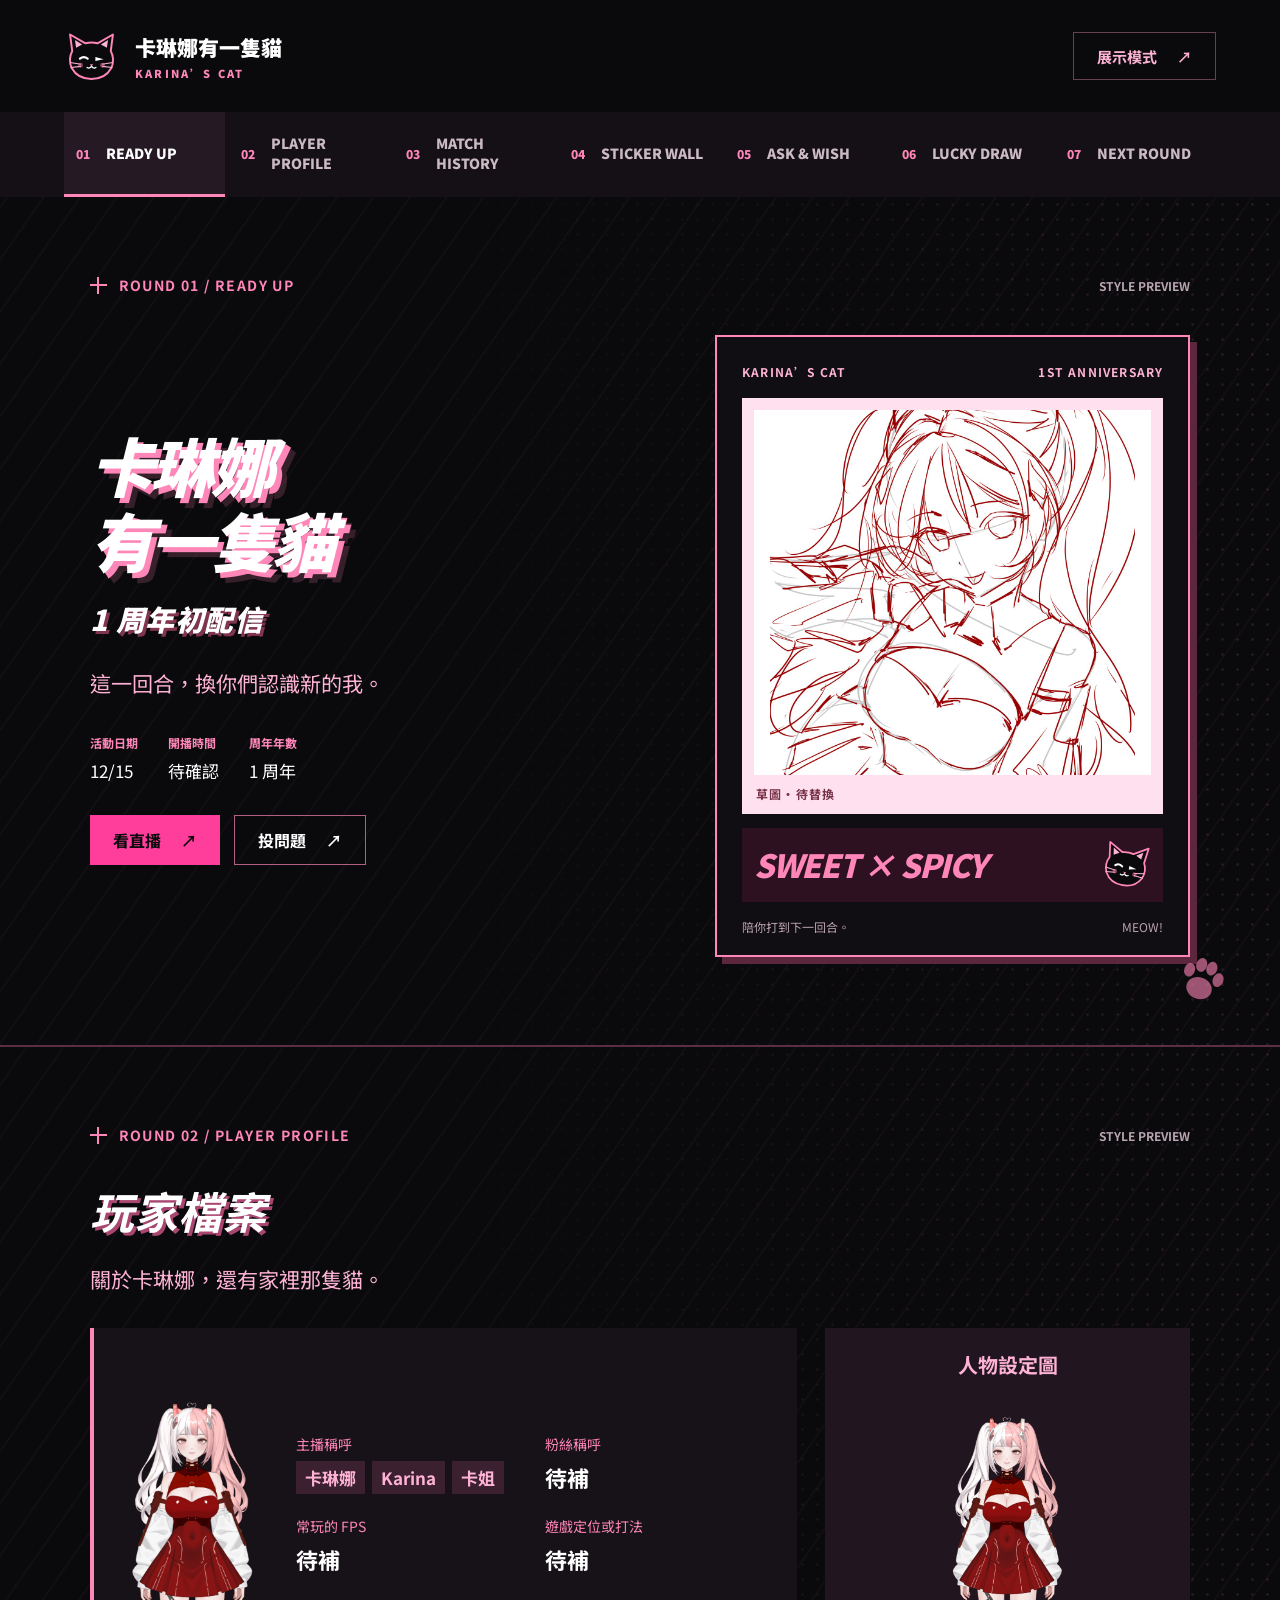
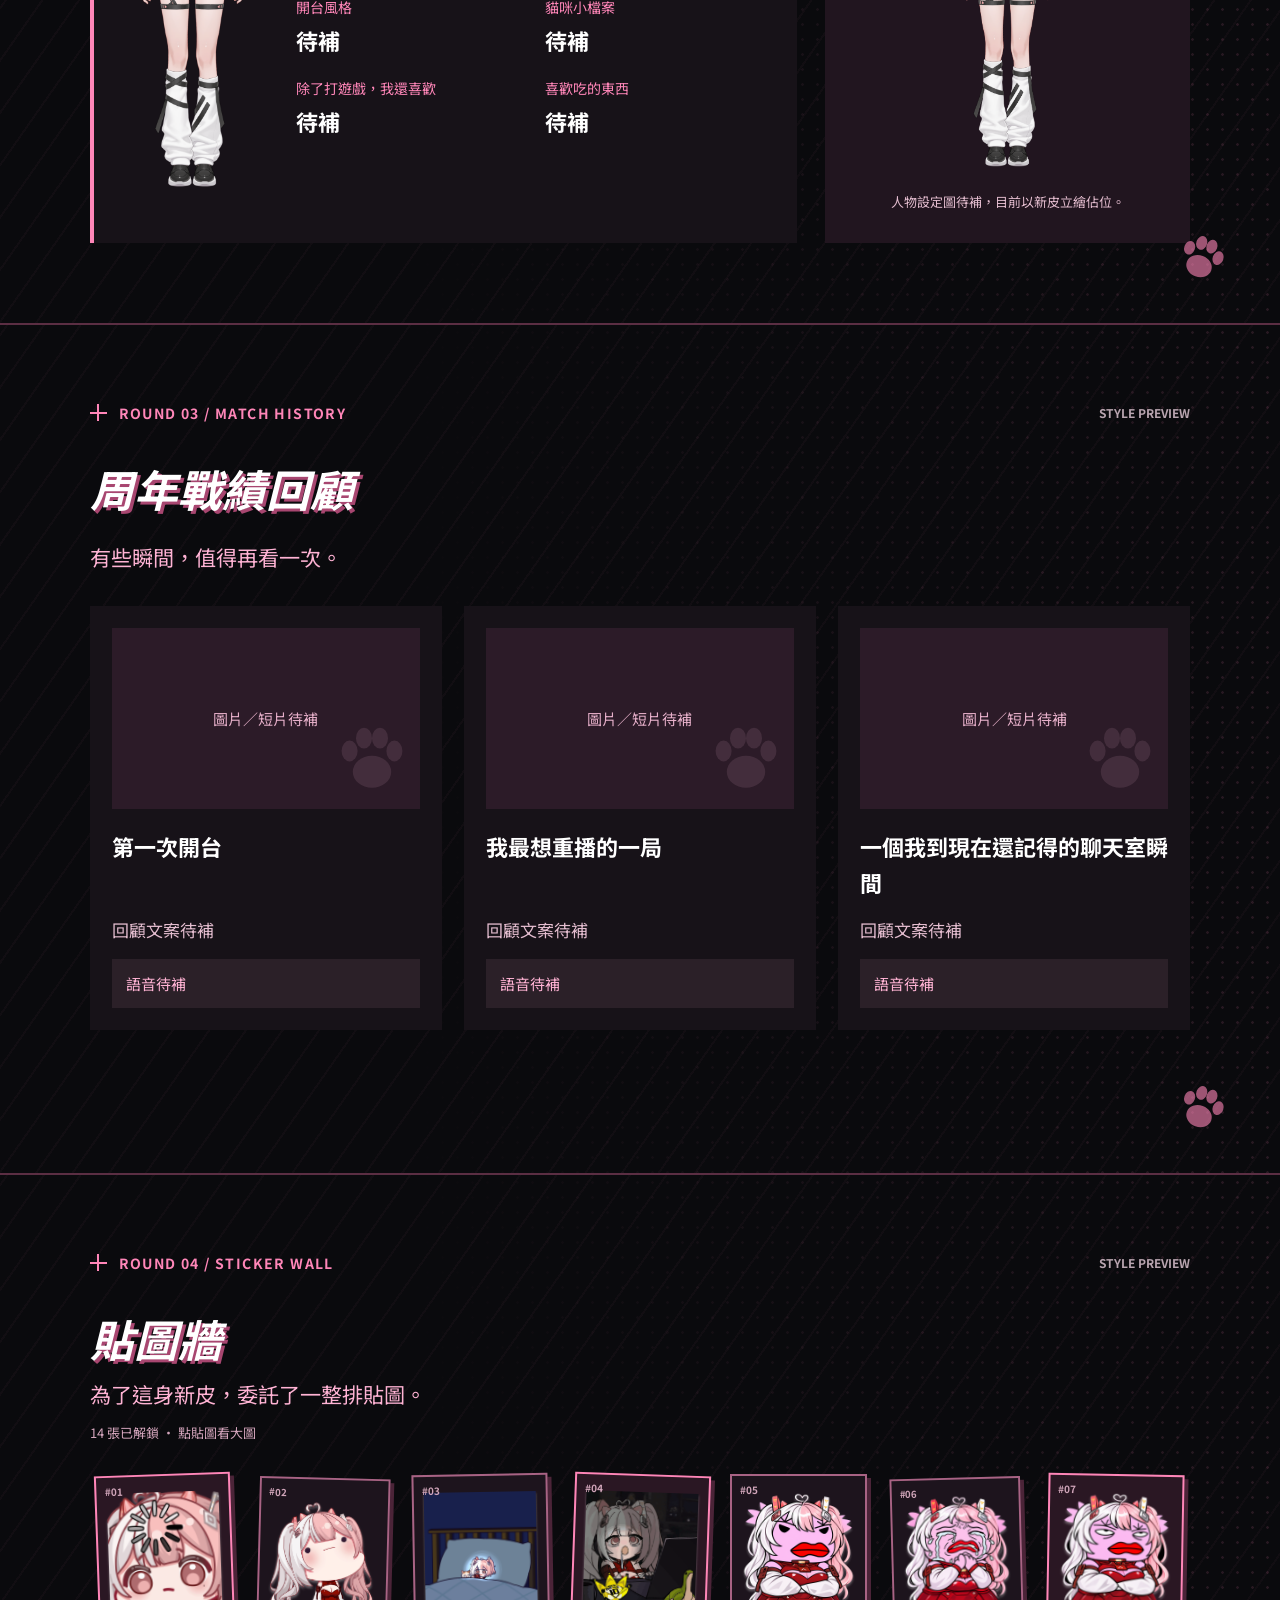
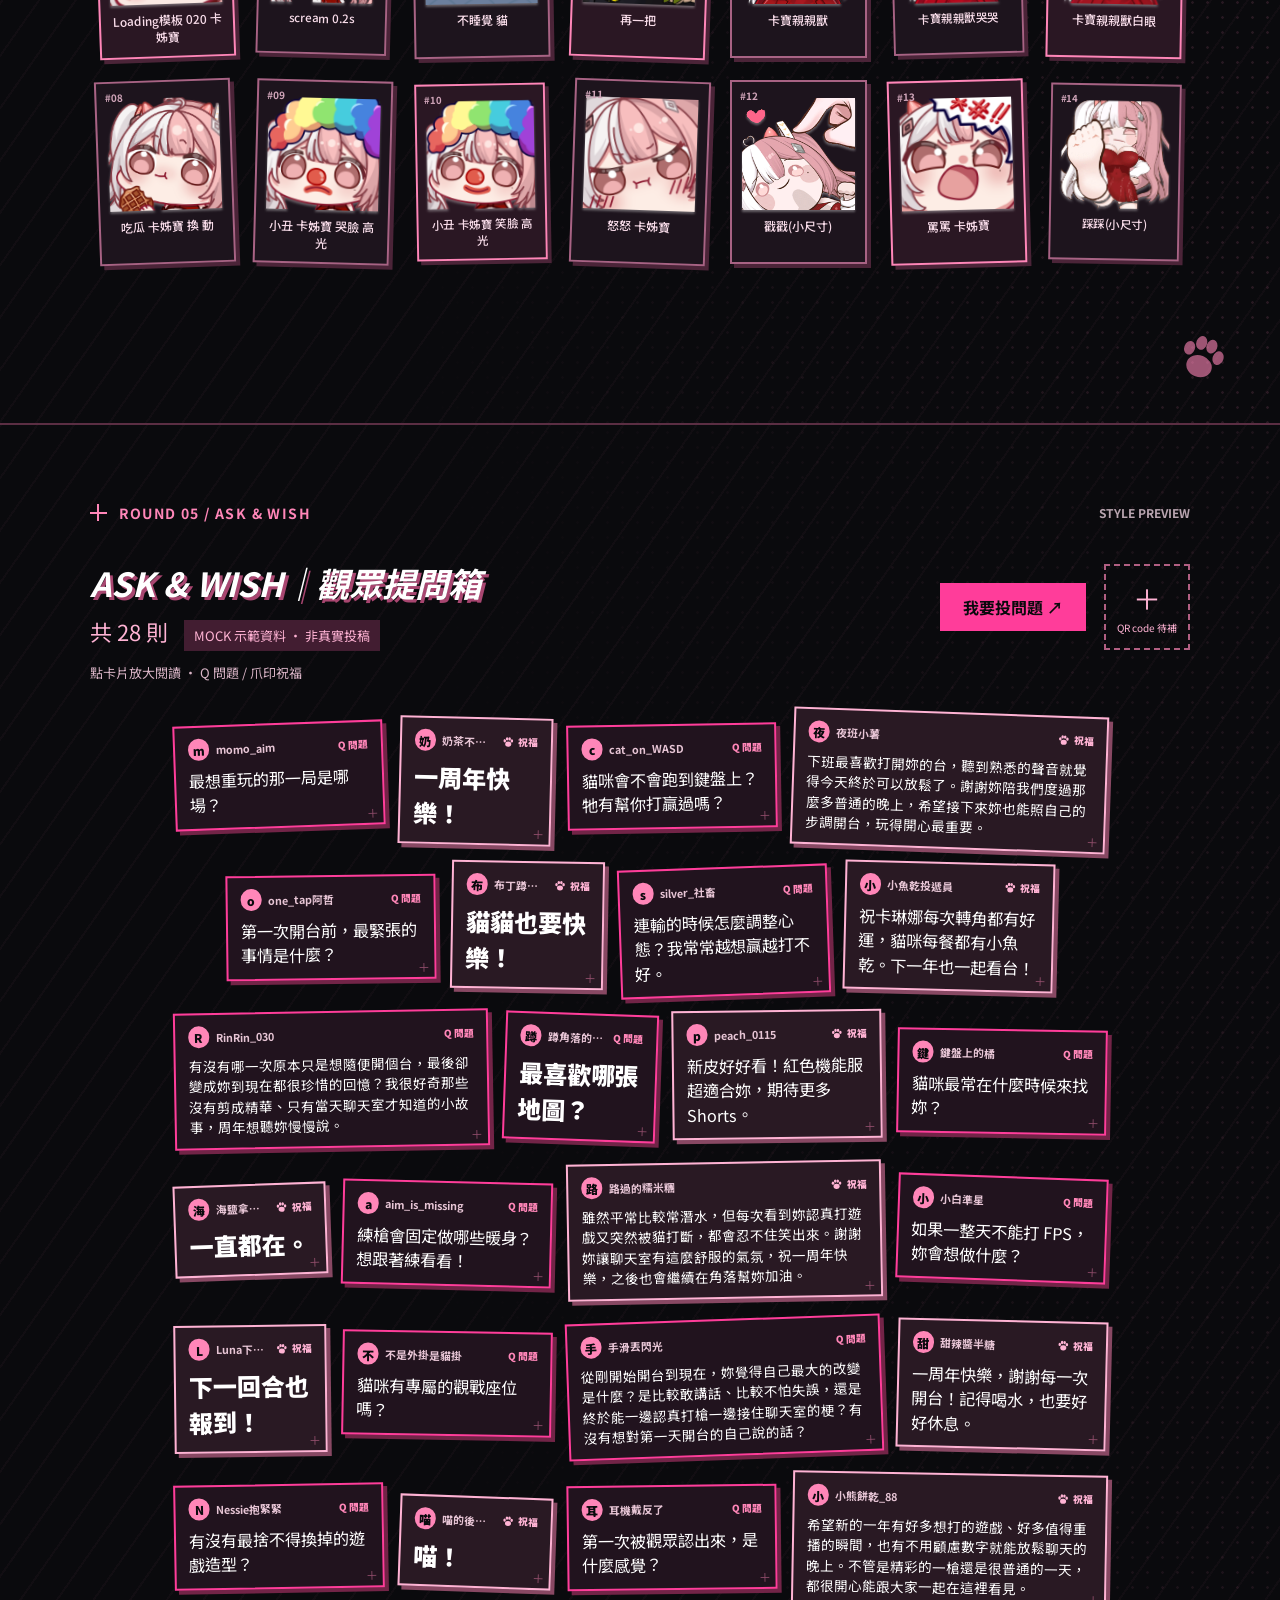
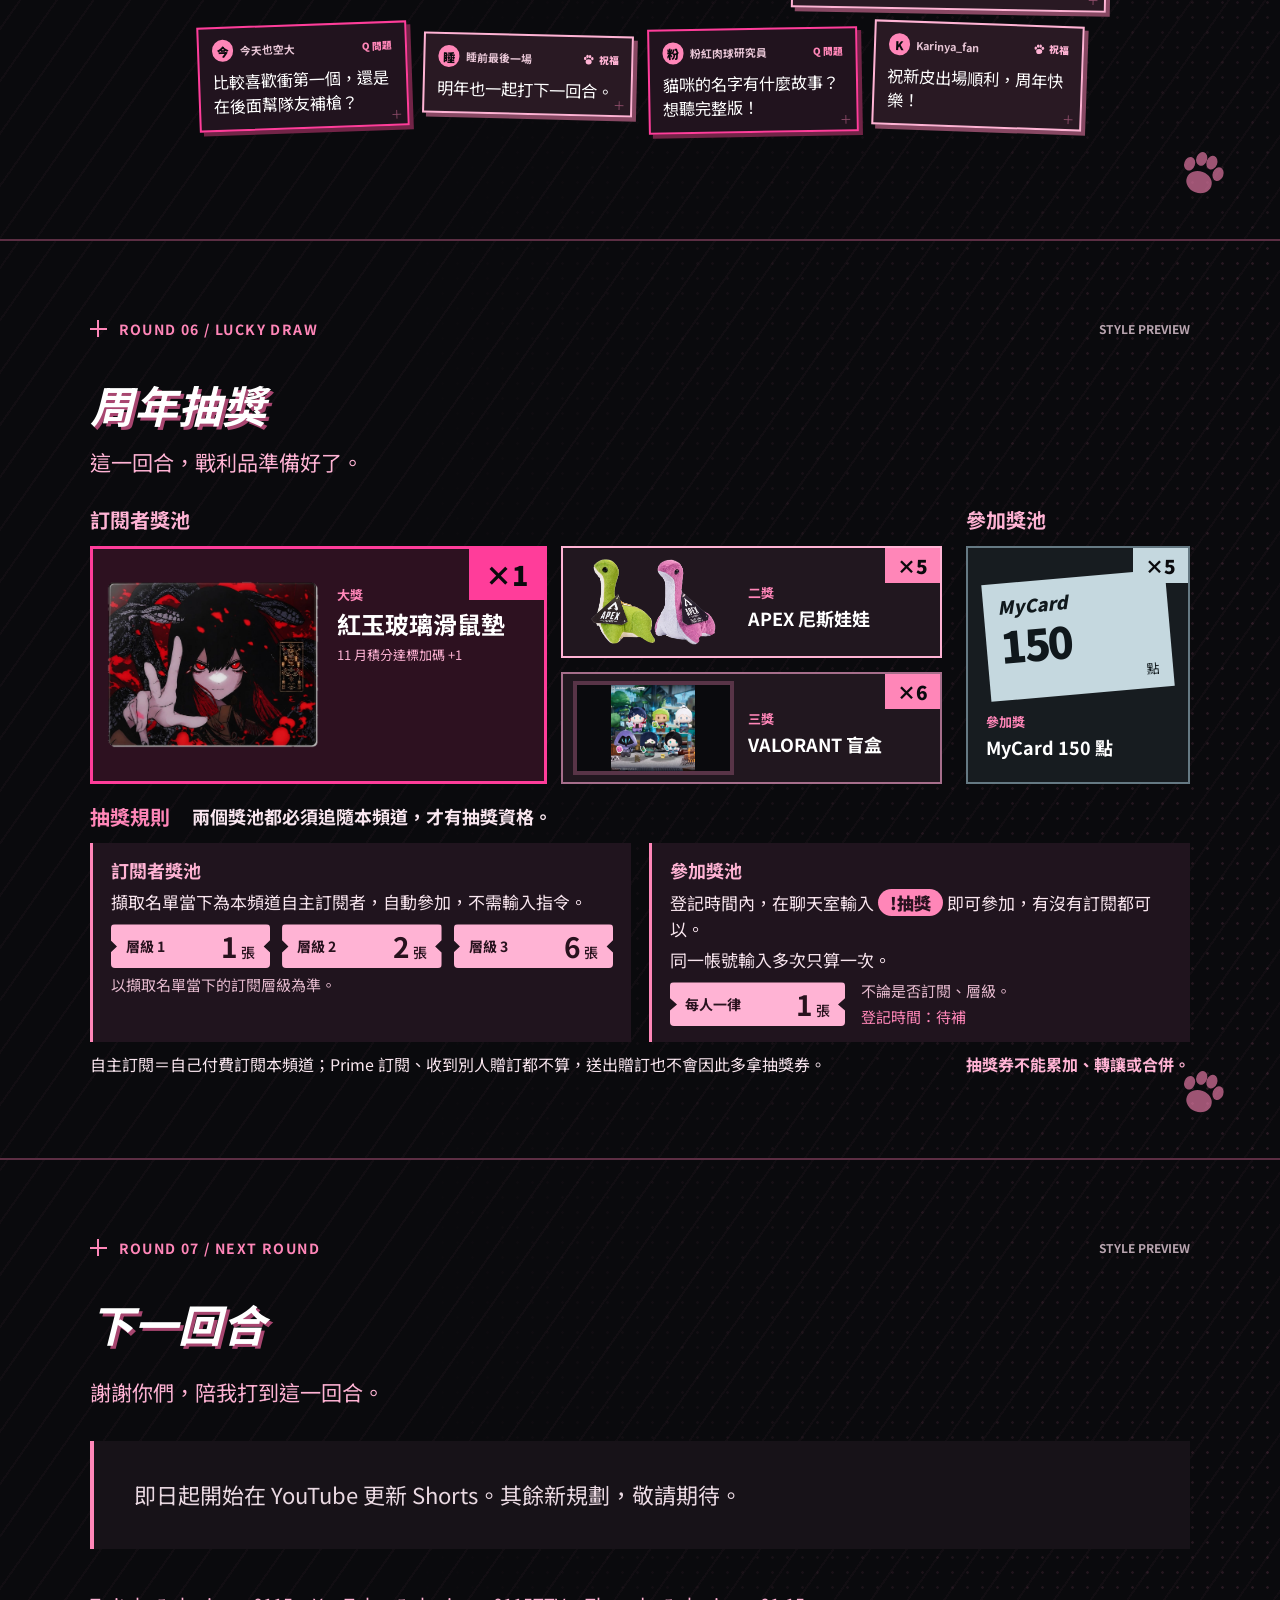
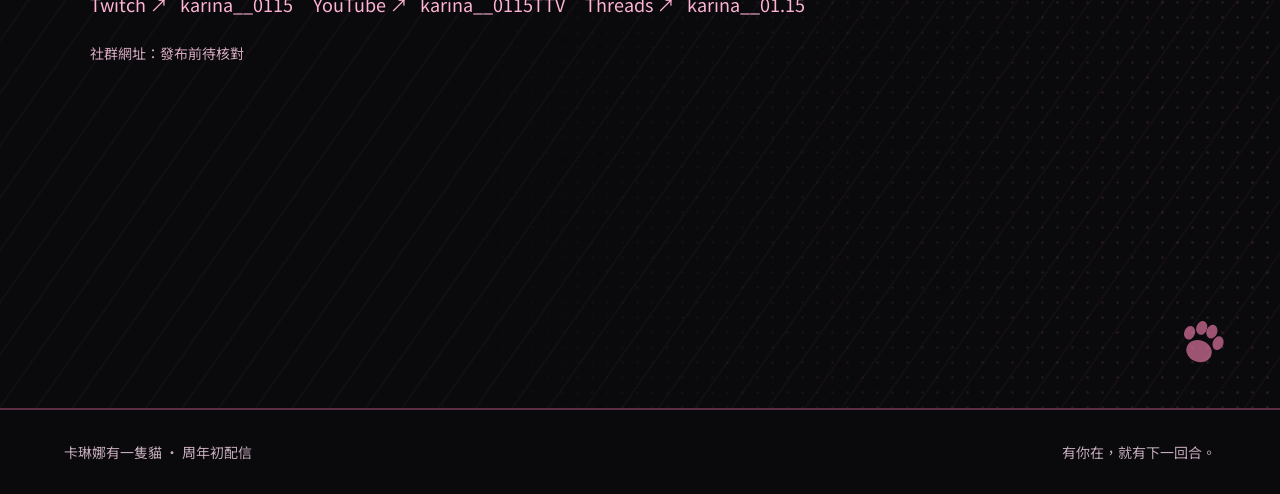
<file: site/index.html>
<!doctype html>
<html lang="zh-Hant">
<head>
<meta charset="utf-8"><meta name="viewport" content="width=device-width, initial-scale=1">
<title>卡琳娜有一隻貓｜周年初配信</title>
<meta property="og:type" content="website">
  <meta property="og:site_name" content="卡琳娜有一隻貓">
  <meta property="og:title" content="卡琳娜有一隻貓｜周年初配信">
  <meta property="og:description" content="這一回合，換你們認識新的我。">
  <meta name="description" content="卡琳娜有一隻貓周年初配信，一起迎接下一回合。">
<link rel="icon" href="data:image/svg+xml,%3Csvg xmlns='http://www.w3.org/2000/svg' viewBox='0 0 40 40'%3E%3Cpath fill='%23ff86b8' d='M5 25V5l12 8h6L35 5v20Q20 42 5 25'/%3E%3C/svg%3E">
<link rel="preconnect" href="https://fonts.googleapis.com"><link rel="preconnect" href="https://fonts.gstatic.com" crossorigin>
<link href="https://fonts.googleapis.com/css2?family=Noto+Sans+TC:wght@400;500;700;900&display=swap" rel="stylesheet">
<link rel="stylesheet" href="style.css"><link rel="stylesheet" href="board.css"><link rel="stylesheet" href="stickers.css">
<script src="config.js" defer></script><script src="supabase-config.js" defer></script><script src="data.js" defer></script><script src="main.js" defer></script><script src="board.js" defer></script><script src="stickers.js" defer></script>
</head>
<body>
<svg class="symbols" aria-hidden="true"><defs>
<symbol id="cat" viewBox="0 0 200 180"><path d="M30 70 22 10 78 42Q100 36 122 42L178 10 170 70Q186 100 172 132Q150 172 100 172Q50 172 28 132Q14 100 30 70Z" fill="#0a0a0d" stroke="#ff86b8" stroke-width="7" stroke-linejoin="round"/><path d="M40 30 66 46 44 58ZM160 30 134 46 156 58Z" fill="#ffb3d4"/><g class="eyes"><path d="M58 98Q72 86 86 98" stroke="white" stroke-width="8" fill="none" stroke-linecap="round"/><path d="m114 92 30 8-30 6Z" fill="white"/></g><path d="M94 118h12l-6 8Z" fill="#ff86b8"/><path d="M100 126Q92 136 84 130M100 126Q108 136 116 130" stroke="white" stroke-width="5" fill="none" stroke-linecap="round"/><path d="m22 112 40 6m-38 12 38-4m116-14-40 6m38 12-38-4" stroke="#ffb3d4" stroke-width="4"/><g fill="#ff86b8" opacity=".5"><circle cx="60" cy="122" r="9"/><circle cx="140" cy="122" r="9"/></g></symbol>
<symbol id="paw" viewBox="0 0 100 100"><g fill="currentColor"><ellipse cx="50" cy="66" rx="24" ry="20"/><ellipse cx="22" cy="40" rx="10" ry="13"/><ellipse cx="40" cy="24" rx="10" ry="13"/><ellipse cx="60" cy="24" rx="10" ry="13"/><ellipse cx="78" cy="40" rx="10" ry="13"/></g></symbol>
</defs></svg>
<a class="skip" href="#round-1">跳至主要內容</a>
<header><a class="brand" href="#round-1"><svg aria-hidden="true"><use href="#cat"/></svg><span>卡琳娜有一隻貓<small>KARINA’S CAT</small></span></a><button id="present-toggle" aria-pressed="false">展示模式 <span aria-hidden="true">↗</span></button></header>
<nav aria-label="章節導覽" id="chapters"></nav>
<main id="rounds"></main>
<footer><span>卡琳娜有一隻貓 · 周年初配信</span><span>有你在，就有下一回合。</span></footer>
<div class="presentation-progress" hidden><span id="position" aria-live="polite"></span></div>
<dialog id="card-zoom" class="card-zoom" aria-labelledby="zoom-name" aria-describedby="zoom-text">
  <div class="zoom-top"><span id="zoom-type" class="card-type"></span><button type="button" id="zoom-close" aria-label="關閉放大卡片">關閉 ×</button></div>
  <div class="zoom-person"><span id="zoom-avatar" class="wall-avatar" aria-hidden="true"></span><h2 id="zoom-name"></h2></div>
  <p id="zoom-text" class="zoom-text"></p><div class="zoom-controls"><button id="zoom-prev" type="button">← 上一則</button><span id="zoom-position" aria-live="polite"></span><button id="zoom-next" type="button">下一則 →</button></div>
</dialog>
<dialog id="sticker-zoom" class="sticker-zoom" aria-labelledby="sticker-zoom-name">
  <div class="sticker-zoom-top"><span id="sticker-zoom-position"></span><button id="sticker-zoom-close" type="button">關閉 ×</button></div>
  <img id="sticker-zoom-image" alt=""><h2 id="sticker-zoom-name"></h2>
  <div class="sticker-zoom-controls"><button id="sticker-zoom-prev" type="button">← 上一張</button><button id="sticker-zoom-next" type="button">下一張 →</button></div>
</dialog>
</body></html>
</file>
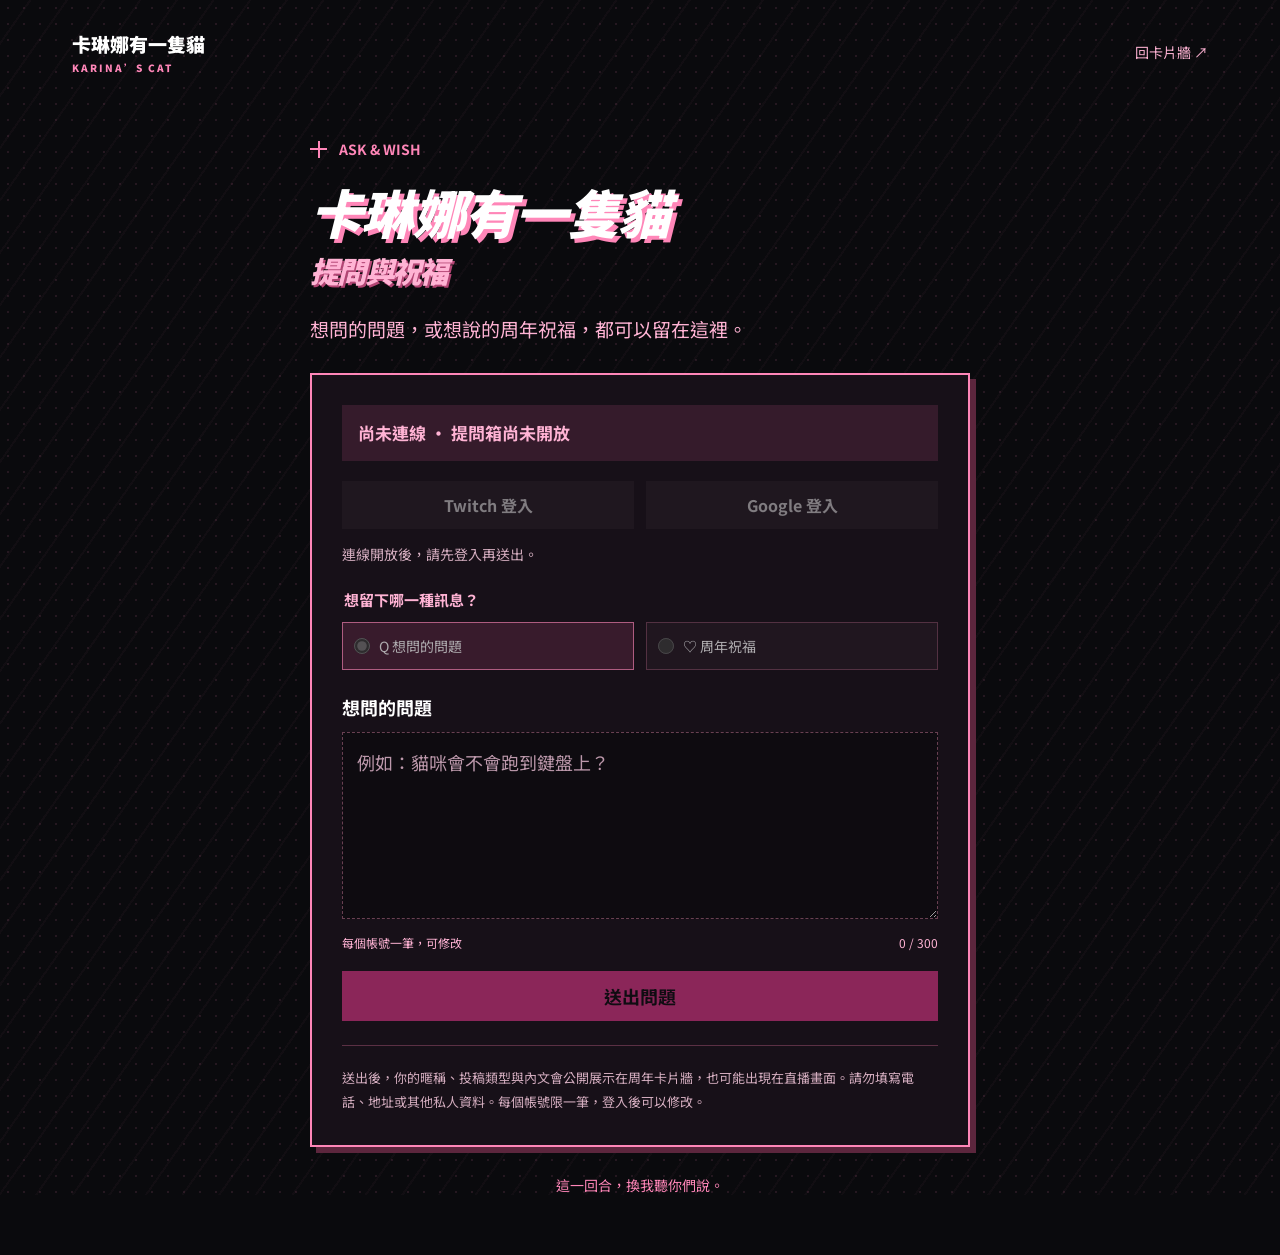
<file: site/ask.html>
<!doctype html>
<html lang="zh-Hant">
<head>
<meta charset="utf-8"><meta name="viewport" content="width=device-width, initial-scale=1">
<title>卡琳娜有一隻貓｜提問與祝福</title>
<meta property="og:type" content="website">
  <meta property="og:site_name" content="卡琳娜有一隻貓">
  <meta property="og:title" content="卡琳娜有一隻貓｜提問與祝福">
  <meta property="og:description" content="留下想問卡琳娜的問題，或送上一句周年祝福。">
  <meta name="description" content="留下想問卡琳娜的問題，或送上一句周年祝福。">
<link rel="icon" href="data:image/svg+xml,%3Csvg xmlns='http://www.w3.org/2000/svg' viewBox='0 0 40 40'%3E%3Cpath fill='%23ff86b8' d='M5 25V5l12 8h6L35 5v20Q20 42 5 25'/%3E%3C/svg%3E">
<link rel="preconnect" href="https://fonts.googleapis.com"><link rel="preconnect" href="https://fonts.gstatic.com" crossorigin>
<link href="https://fonts.googleapis.com/css2?family=Noto+Sans+TC:wght@400;500;700;900&display=swap" rel="stylesheet">
<link rel="stylesheet" href="style.css"><link rel="stylesheet" href="ask.css">
<script src="config.js" defer></script><script src="supabase-config.js" defer></script><script src="data.js" defer></script><script src="ask.js" defer></script>
</head>
<body class="ask-page">
<header class="ask-header"><a class="brand" href="index.html">卡琳娜有一隻貓<small>KARINA’S CAT</small></a><a href="index.html#round-5" class="back-to-wall">回卡片牆 ↗</a></header>
<main class="ask-main">
  <div class="ask-heading"><p class="ask-round"><i class="cross" aria-hidden="true"></i> ASK &amp; WISH</p><h1 id="ask-title">留一句話給卡琳娜</h1><p id="ask-intro" class="lead"></p></div>
  <section class="ask-panel" aria-label="提問與祝福表單">
    <p class="connection" id="connection" role="status" aria-live="polite">尚未連線 · 提問箱尚未開放</p>
    <div class="login-buttons"><button type="button" id="login-twitch" disabled>Twitch 登入</button><button type="button" id="login-google" disabled>Google 登入</button></div>
    <p class="login-explanation" id="login-explanation">連線開放後，請先登入再送出。</p>
    <div class="ask-user" id="ask-user" hidden><span id="ask-name"></span><button id="logout" type="button">登出</button></div>
    <form id="question-form">
      <fieldset id="question-fields" disabled>
        <legend>想留下哪一種訊息？</legend>
        <div class="ask-kind"><label><input type="radio" name="kind" value="question" checked><span>Q 想問的問題</span></label><label><input type="radio" name="kind" value="blessing"><span>♡ 周年祝福</span></label></div>
        <label class="message-label" for="question">想問的問題</label>
        <textarea id="question" rows="5" placeholder="例如：貓咪會不會跑到鍵盤上？" required aria-describedby="count privacy-note"></textarea>
        <div class="form-meta"><span>每個帳號一筆，可修改</span><span id="count">0 / 300</span></div>
        <button class="primary" id="submit-question" type="submit" disabled>送出問題</button>
      </fieldset>
      <p class="ask-error" id="ask-error" role="alert" hidden></p>
    </form>
    <p id="privacy-note" class="privacy-note"></p>
  </section>
  <p class="ask-signoff">這一回合，換我聽你們說。</p>
</main>
</body></html>
</file>
<file: site/style.css>
:root{--black:#0a0a0d;--pink:#ff86b8;--light:#ffb3d4;--hot:#ff3d9a;--surface:#171218;color-scheme:dark;font-family:'Noto Sans TC','Microsoft JhengHei',sans-serif;color:#fff;background:var(--black)}
*{box-sizing:border-box}body{margin:0}button,a,input,textarea{-webkit-tap-highlight-color:transparent}button,input,textarea{font:inherit}a{color:inherit;text-decoration:none}button,.button{cursor:pointer;min-height:48px;border:0;padding:12px 23px;font-weight:700;background:#292029;color:#fff;display:inline-flex;align-items:center;justify-content:center;gap:20px}button:hover,.button:hover{background:var(--light);color:var(--black)}button:active,.button:active{transform:translateY(2px)}:focus-visible{outline:3px solid #fff;outline-offset:5px}[hidden]{display:none!important}.symbols{position:absolute;width:0;height:0}.skip{position:fixed;top:-100px;z-index:20;background:var(--hot);padding:14px}.skip:focus{top:10px}
header{height:112px;padding:0 5%;display:flex;align-items:center;justify-content:space-between;background:var(--black)}.brand{display:flex;gap:16px;align-items:center;font-size:21px;font-weight:900}.brand svg{width:55px;height:55px}.brand small{display:block;font-size:11px;letter-spacing:.2em;color:var(--pink);margin-top:3px}#present-toggle{background:transparent;border:1px solid #694052;color:var(--light);font-size:15px}#present-toggle[aria-pressed=true]{background:var(--pink);color:var(--black)}nav{display:flex;gap:4px;padding:0 5%;background:#141015}nav a{flex:1;padding:21px 12px;font-size:14px;font-weight:900;color:#cbb9c3;display:flex;align-items:center;gap:16px;border-bottom:3px solid transparent}nav a span{color:var(--pink);font-size:12px}nav a:hover,nav a[aria-current=true]{color:#fff;border-color:var(--pink);background:#251923}
.round{position:relative;isolation:isolate;min-height:850px;padding:78px 7% 80px;overflow:hidden;border-bottom:2px solid #5b2e43;background-image:repeating-linear-gradient(-55deg,transparent 0 28px,#ff86b808 28px 30px)}.round:before{content:'';position:absolute;z-index:-1;inset:0;background-image:radial-gradient(#ff86b8 1px,transparent 1.6px);background-size:15px 15px;opacity:.12;mask-image:linear-gradient(90deg,transparent 30%,#000)}.round-top{display:flex;justify-content:space-between;align-items:center;color:var(--pink);font-weight:700;font-size:14px;letter-spacing:.1em;margin-bottom:40px}.round-top .round-number{display:flex;align-items:center;gap:12px}.cross{width:17px;height:17px;background:linear-gradient(var(--pink),var(--pink)) center/100% 2px no-repeat,linear-gradient(var(--pink),var(--pink)) center/2px 100% no-repeat}.sample-note{color:#b9a5b0;font-size:12px;letter-spacing:0}.hero-grid{display:grid;grid-template-columns:1.2fr 1fr;align-items:center;gap:5%}h1{font-size:clamp(46px,5vw,96px);font-weight:900;line-height:1.17;letter-spacing:-.05em;margin:0 0 30px;font-style:italic;text-shadow:5px 5px 0 var(--pink),10px 10px 0 #ff86b82d}h1 span{display:block}h1 .anniversary{font-size:.45em;letter-spacing:.02em;margin-top:25px;text-shadow:3px 3px 0 #80344e}h2{font-size:clamp(30px,3.4vw,62px);font-style:italic;margin:0 0 25px;line-height:1.2;text-shadow:3px 3px 0 #a84670}.lead{font-size:clamp(19px,1.65vw,30px);line-height:1.7;margin:0 0 30px;color:var(--light)}.event{display:flex;gap:30px;font-size:17px;margin:32px 0}.event strong{display:block;color:var(--pink);font-size:12px;margin-bottom:7px}.actions{display:flex;gap:14px;flex-wrap:wrap}.primary{background:var(--hot);color:var(--black)}.secondary{background:transparent;border:1px solid #b15f82;color:#fff}.hero-art{position:relative;padding:26px 25px 20px;border:2px solid var(--pink);box-shadow:7px 7px 0 #5c263d;background:#100e13;transform:rotate(2deg)}.art-bar{display:flex;justify-content:space-between;font-size:12px;font-weight:700;letter-spacing:.1em;color:var(--light)}.hero-cat{display:block;width:86%;height:310px;margin:24px auto;transform:rotate(-7deg)}.art-caption{font-size:clamp(26px,3vw,51px);font-weight:900;font-style:italic;color:var(--pink);text-align:center;line-height:1.1;letter-spacing:-.04em}.art-bottom{margin-top:25px;display:flex;justify-content:space-between;font-size:12px;color:#bba3af}.paw{width:54px;height:54px;color:var(--pink);position:absolute;right:4%;bottom:38px;transform:rotate(20deg);opacity:.6}.section-content{max-width:1300px;margin:0 auto}.placeholder{padding:34px 40px;background:var(--surface);border-left:4px solid var(--pink);font-size:22px;line-height:1.8;color:#ead9e2;max-width:1100px}.placeholder small{display:block;color:var(--pink);font-size:14px;margin-bottom:12px}.placeholder p{margin:0}.memory-list{margin-top:20px;display:flex;gap:12px;flex-wrap:wrap}.memory-list span{background:#30202c;padding:10px 16px;font-size:16px}.socials{display:flex;flex-wrap:wrap;gap:20px;margin-top:30px}.socials a{padding:12px 0;color:var(--light);font-size:18px}.socials a:hover{text-decoration:underline}.question-box{margin-top:24px;max-width:760px}.question-box label{display:block;font-size:18px;margin-bottom:10px}textarea{width:100%;min-height:100px;resize:vertical;padding:16px;border:1px solid #694052;background:#100e13;color:#fff;font-size:18px}.form-meta{display:flex;justify-content:space-between;gap:10px;font-size:14px;margin:8px 0 18px;color:var(--light)}.login-buttons{display:flex;gap:12px;flex-wrap:wrap}button:disabled{opacity:.45;cursor:not-allowed}.connection{color:var(--light);font-size:16px;margin:0 0 15px}footer{padding:32px 5%;display:flex;justify-content:space-between;font-size:14px;color:#c4aaba}.presentation-controls{position:fixed;bottom:25px;left:7%;right:7%;display:flex;align-items:center;gap:18px;z-index:5}.presentation-controls button{background:#32202c}.key-hint{margin-left:auto;font-size:13px;color:#c4aaba}body.present footer{display:none}body.present .round{display:none;min-height:calc(100svh - 180px);padding-top:45px;padding-bottom:110px}body.present .round.active{display:block}body.present .round-top{margin-bottom:35px}body.present .section-content{padding-top:35px}body.present #position{font-size:14px;color:var(--pink)}
@media(min-width:1500px){.hero-grid{max-width:1650px;margin:auto}.hero-art{max-width:590px;justify-self:end;width:100%}.hero-cat{height:340px}.round{min-height:900px}.section-content{padding-top:45px}}
@media(max-width:700px){header{height:88px;padding:0 20px}.brand{font-size:15px;gap:8px}.brand svg{width:37px;height:40px}.brand small{font-size:9px}#present-toggle{font-size:12px;padding:10px;gap:7px;min-height:42px}nav{padding:0 15px;gap:0;flex-wrap:wrap}nav a{flex:1 1 33%;font-size:10px;gap:6px;padding:12px 6px;white-space:nowrap}nav a span{font-size:10px}.round{padding:30px 24px 60px;min-height:660px}.round-top{font-size:11px;letter-spacing:.05em;margin-bottom:28px}.sample-note{font-size:10px}.hero-grid{grid-template-columns:1fr;gap:38px}h1{font-size:48px;line-height:1.2;text-shadow:3px 3px 0 var(--pink),6px 6px 0 #ff86b82d;margin-bottom:22px}h1 .anniversary{font-size:25px;margin-top:16px}.lead{font-size:18px;line-height:1.7;margin-bottom:22px}.event{margin:22px 0;font-size:15px;gap:25px}.event strong{font-size:11px}.actions{gap:10px}.actions .button{flex:1;padding:12px 15px;font-size:15px}.hero-art{padding:20px;margin:0 5px;transform:rotate(2deg)}.hero-cat{height:205px;margin:18px auto}.art-caption{font-size:34px}.art-bar,.art-bottom{font-size:10px}.paw{width:36px;height:36px;bottom:16px}h2{font-size:34px}.placeholder{padding:24px 22px;font-size:18px}.placeholder small{font-size:12px}.memory-list{display:grid}.memory-list span{font-size:14px}.socials{display:grid;gap:0}.socials a{font-size:15px}footer{padding:26px 24px;gap:14px;flex-direction:column;font-size:12px}.login-buttons button{width:100%;font-size:14px}.form-meta{font-size:12px}.presentation-controls{left:20px;right:20px;bottom:16px;gap:12px;background:var(--black);padding-top:8px}.key-hint{display:none}body.present .round{height:calc(100svh - 176px);min-height:0;overflow:auto;padding:26px 24px 100px}body.present .round-top{margin-bottom:22px}body.present .section-content{padding-top:0}body.present .hero-art{display:none}}
@media(prefers-reduced-motion:no-preference){button,.button{transition:transform .16s ease,background .16s ease}.hero-cat{animation:tilt 6s ease-in-out infinite}.eyes{transform-origin:100px 98px;animation:blink 5s infinite} @keyframes tilt{50%{transform:rotate(0)}}@keyframes blink{0%,43%,47%,100%{transform:scaleY(1)}45%{transform:scaleY(.12)}}}
/* UPDATE #1: new outfit, memories and six-round loot display. */
.skin-art{transform:none;overflow:hidden;padding-bottom:20px}.hero-skin{display:block;width:100%;height:425px;object-fit:cover;object-position:49% center}.skin-art .art-caption{display:flex;align-items:center;justify-content:space-between;gap:12px;margin-top:0;padding:14px 12px;background:#2d1120;font-size:clamp(26px,2.5vw,44px)}.skin-art .art-bottom{margin-top:16px}.cat-sticker{position:static;width:50px;height:46px;flex:none;transform:rotate(10deg)}
.profile-layout{display:grid;grid-template-columns:1.45fr .75fr;gap:28px;align-items:start}.player-card{background:var(--surface);border-left:4px solid var(--pink);padding:24px}.player-intro{display:grid;grid-template-columns:150px 1fr;gap:28px;align-items:center}.player-intro>img{width:150px;height:400px;object-fit:cover;object-position:49.3% center}.player-intro dl{display:grid;grid-template-columns:1fr 1fr;gap:22px;margin:0}.player-intro dt{font-size:14px;color:var(--pink);margin-bottom:7px}.player-intro dd{font-size:22px;margin:0;font-weight:700}.character-sheet{margin:0;text-align:center;padding:22px;background:#21151f}.character-sheet figcaption{color:var(--light);font-size:20px;font-weight:700}.character-sheet img{display:block;width:160px;height:400px;object-fit:cover;object-position:49.3% center;margin:5px auto}.character-sheet p{font-size:13px;line-height:1.6;margin:8px 0;color:#e4bdcf}
.history-grid{display:grid;grid-template-columns:repeat(3,minmax(0,1fr));gap:22px}.memory-card{background:var(--surface);padding:22px}.memory-media{position:relative;aspect-ratio:1.7;background:#2c1b28;display:flex;align-items:center;justify-content:center;color:#e7b0ca;font-size:15px;overflow:hidden}.memory-media svg{width:80px;height:80px;position:absolute;bottom:10px;right:8px;opacity:.12}.memory-media img,.memory-media video{width:100%;height:100%;object-fit:cover}.memory-card h3{font-size:22px;line-height:1.6;min-height:3.2em;margin:20px 0 12px}.memory-card p{font-size:17px;color:#e4bdcf}.memory-card .audio-placeholder{padding:14px;background:#2b2028;color:var(--light);font-size:15px;margin-bottom:0}.memory-card audio{max-width:100%;width:100%;margin-top:8px}.social-status{font-size:14px;color:#d4a7bd}
.loot-pools{display:grid;grid-template-columns:minmax(0,3.8fr) minmax(0,1fr);gap:28px}.loot-pools h3{font-size:22px;color:var(--light);margin:0 0 16px}.subscriber-grid{display:grid;grid-template-columns:minmax(0,1.2fr) minmax(0,1fr);grid-template-rows:190px 190px;gap:18px}.loot-card{position:relative;min-width:0;overflow:hidden;border:2px solid #a66e8b;background:#21171f}.loot-card.grand{grid-row:span 2;border:3px solid var(--hot);background:#2d1120;display:flex;flex-direction:column;padding:22px}.loot-card.rare,.loot-card.standard{display:grid;grid-template-columns:45% 55%;align-items:center;padding:14px}.loot-card.rare{border-color:var(--light)}.loot-quantity{position:absolute;top:0;right:0;background:var(--pink);color:var(--black);font-size:24px;font-weight:900;line-height:1;padding:12px 15px;z-index:1;font-variant-numeric:tabular-nums}.grand .loot-quantity{background:var(--hot);font-size:32px;padding:16px 20px}.loot-image{min-width:0;display:flex;align-items:center;justify-content:center;min-height:0}.loot-image img{display:block;width:100%;height:140px;object-fit:contain}.grand .loot-image{flex:1}.grand .loot-image img{height:220px;margin:8px 0 15px}.framed .loot-image{border:4px solid #583447;background:#0a0a0d}.framed .loot-image img{height:146px}.loot-info{position:relative}.loot-card:not(.grand) .loot-info{padding:24px 0 0 14px}.loot-tier{color:var(--pink);font-size:14px;font-weight:700;margin:0 0 8px}.loot-info h4{font-size:21px;line-height:1.4;margin:0}.grand .loot-info h4{font-size:29px}.bonus-note{font-size:14px;color:var(--light);margin:12px 0 0;line-height:1.6}.bonus-note.achieved{background:var(--pink);color:var(--black);padding:5px 8px;font-weight:700}.participation{height:398px;display:flex;flex-direction:column;justify-content:center;padding:24px 20px;background:#171c20;border-color:#657983}.participation .loot-quantity{background:#c5d8df}.mycard-art{display:flex;flex-direction:column;background:#c5d8df;color:#10181c;transform:rotate(-5deg);padding:20px;margin:20px 0 30px}.mycard-art>span:first-child{font-weight:900;font-size:20px;font-style:italic}.mycard-art strong{font-size:64px;line-height:1.2;font-weight:900;letter-spacing:-.06em}.mycard-art>span:last-child{align-self:end;font-size:16px}.loot-card.participation .loot-info{padding:0}.draw-rules{font-size:18px;color:var(--light);padding:16px 20px;background:var(--surface);margin:22px 0 0}.draw-rules strong{margin-right:18px;color:#fff}.draw-round .section-content{max-width:1500px}.draw-round h2{margin-bottom:14px}.draw-round .lead{margin-bottom:24px}
@media(min-width:701px){body.present .round{height:calc(100svh - 180px);min-height:0;overflow-y:auto}body.present .section-content{padding-top:0}body.present .round-top{margin-bottom:25px}body.present .skin-art{max-width:590px}body.present .hero-grid{align-items:center}body.present .round:has(.skin-art){padding-top:35px}body.present .profile-layout{margin-top:0}body.present .draw-round .lead{font-size:24px;margin-bottom:18px}body.present .draw-round h2{font-size:52px}body.present .draw-round .round-top{margin-bottom:18px}}
@media(min-width:701px) and (max-width:1100px){nav a{font-size:11px;gap:7px;padding:20px 7px}.loot-pools{grid-template-columns:1fr}.participation{height:auto;display:grid;grid-template-columns:170px 1fr;gap:30px}.mycard-art{margin:10px}.player-intro{grid-template-columns:100px 1fr;gap:15px}.player-intro>img{width:100px}.player-intro dl{grid-template-columns:1fr}.profile-layout{grid-template-columns:1fr 1fr}}
@media(max-width:700px){nav a{flex-basis:33.333%;min-height:44px;font-size:10px;gap:5px;padding:10px 4px}.skin-art{padding:16px;margin:0;box-shadow:4px 4px 0 #5c263d}.hero-skin{height:340px;object-position:49% center}.skin-art .art-caption{font-size:24px;margin-top:0;padding:12px 8px;gap:8px}.cat-sticker{width:36px;height:34px}.profile-layout{grid-template-columns:1fr;gap:20px}.player-card{padding:18px}.player-intro{grid-template-columns:90px 1fr;gap:16px}.player-intro>img{width:90px;height:300px;object-position:49.3% center}.player-intro dl{grid-template-columns:1fr;gap:14px}.player-intro dt{font-size:12px;margin-bottom:3px}.player-intro dd{font-size:18px}.character-sheet{padding:20px}.character-sheet img{width:145px;height:390px}.history-grid{grid-template-columns:1fr;gap:20px}.memory-card{padding:18px}.memory-card h3{min-height:0;font-size:21px;margin-top:18px}.memory-media{aspect-ratio:1.8}.loot-pools{grid-template-columns:1fr;gap:30px}.loot-pools h3{font-size:21px;margin-bottom:14px}.subscriber-grid{grid-template-columns:1fr;grid-template-rows:auto;gap:16px}.loot-card.grand{grid-row:auto;padding:24px 18px 20px}.grand .loot-image img{height:215px;margin:20px 0}.grand .loot-info h4{font-size:25px}.grand .loot-quantity{font-size:28px;padding:13px 17px}.loot-card.rare,.loot-card.standard{min-height:190px;grid-template-columns:46% 54%;padding:12px}.loot-info h4{font-size:20px}.loot-image img{height:140px}.framed .loot-image img{height:140px}.loot-card:not(.grand) .loot-info{padding-left:12px}.loot-quantity{font-size:22px}.bonus-note{font-size:13px}.participation{height:auto;min-height:220px;display:grid;grid-template-columns:43% 57%;align-items:center;gap:14px;padding:18px}.mycard-art{padding:15px;margin:16px 0}.mycard-art strong{font-size:52px}.mycard-art>span:first-child{font-size:17px}.loot-card.participation .loot-info{padding:22px 0 0}.draw-rules{font-size:16px;padding:16px}.draw-round .lead{margin-bottom:24px}.socials a{font-size:14px;overflow-wrap:anywhere}.social-status{font-size:12px}body.present .round{height:calc(100svh - 176px);padding-bottom:100px}body.present .skin-art{display:block;margin-top:10px}body.present .hero-grid{gap:24px}body.present .hero-skin{height:300px}}

/* UPDATE4: balanced player card and readable rules beside the loot. */
.profile-names{display:flex;gap:7px;flex-wrap:wrap;align-items:center}.profile-names span{font-size:17px;padding:4px 9px;background:#3b2030;color:var(--light);font-weight:700;white-space:nowrap}.profile-layout{align-items:stretch}.profile-layout .player-card{display:flex;align-items:center}.profile-layout .player-intro{width:100%}
.draw-rules-panel{margin-top:18px;color:#f9e6ef}.rules-heading{display:flex;align-items:center;gap:22px;margin-bottom:12px}.rules-heading h3{font-size:20px;margin:0;color:var(--pink);white-space:nowrap}.rules-heading p{font-size:18px;margin:0;font-weight:700}.rules-pools{display:grid;grid-template-columns:1fr 1fr;gap:18px}.rule-pool{background:#20141e;padding:14px 18px;border-left:3px solid var(--pink)}.rule-pool h4{font-size:18px;color:var(--light);margin:0 0 6px}.rule-pool p{font-size:17px;line-height:1.5;margin:0}.ticket-row{display:flex;gap:12px;margin:10px 0 6px}.ticket{display:flex;justify-content:space-between;align-items:center;gap:18px;min-width:0;flex:1;padding:8px 15px;background:#ffb3d4;color:#28121e;border-radius:4px;clip-path:polygon(0 0,100% 0,100% 36%,96% 50%,100% 64%,100% 100%,0 100%,0 64%,4% 50%,0 36%)}.ticket>span{font-size:14px;font-weight:700}.ticket strong{font-size:28px;line-height:1;font-variant-numeric:tabular-nums}.ticket small{font-size:14px;font-weight:500}.rule-pool .ticket-basis,.registration-time{font-size:15px;line-height:1.5;color:#e4b9cd}.entry-ticket{display:flex;align-items:center;gap:16px;margin-top:8px}.entry-ticket .ticket{flex:0 1 175px;min-width:145px}.participation-rules .dedup-rule{margin-top:5px}.rule-pool .registration-time{margin-top:3px;font-size:15px;color:var(--pink)}.chat-command{display:inline-block;background:var(--pink);color:#28121e;border-radius:999px;padding:1px 12px;font:inherit;font-weight:900;white-space:nowrap}.rules-foot{display:flex;gap:24px;align-items:center;margin-top:10px}.rules-foot p{font-size:16px;line-height:1.6;margin:0}.rules-foot>p:first-child{flex:1}.rules-foot .ticket-restriction{color:var(--light);font-weight:700;max-width:280px}
@media(min-width:1101px){body.present .draw-round{padding-top:24px;padding-bottom:38px}body.present .draw-round .round-top{margin-bottom:14px}body.present .draw-round h2{font-size:46px;margin-bottom:10px}body.present .draw-round .lead{font-size:22px;margin-bottom:16px}.draw-round .loot-pools{gap:24px}.draw-round .loot-pools h3{font-size:20px;margin-bottom:12px}.draw-round .subscriber-grid{grid-template-rows:112px 112px;gap:14px}.draw-round .loot-card.grand{padding:14px}.draw-round .grand .loot-image img{height:120px;margin:0}.draw-round .grand .loot-info h4{font-size:24px;line-height:1.3}.draw-round .loot-tier{font-size:13px;margin-bottom:4px}.draw-round .bonus-note{font-size:13px;margin-top:6px;line-height:1.5}.draw-round .loot-card.rare,.draw-round .loot-card.standard{padding:10px}.draw-round .loot-image img{height:86px}.draw-round .framed .loot-image img{height:86px}.draw-round .loot-card:not(.grand) .loot-info{padding-top:10px}.draw-round .loot-info h4{font-size:18px}.draw-round .loot-quantity{font-size:19px;padding:8px 12px}.draw-round .grand .loot-quantity{font-size:27px;padding:12px 16px}.draw-round .participation{height:238px;padding:14px 18px}.draw-round .mycard-art{margin:8px 0 18px;padding:10px 14px}.draw-round .mycard-art strong{font-size:43px}.draw-round .mycard-art>span:first-child{font-size:18px}.draw-round .mycard-art>span:last-child{font-size:13px}.draw-round .loot-card.participation .loot-info{padding:0}.profile-layout .player-intro>img{height:440px}}
@media(max-width:1100px){.rules-pools{grid-template-columns:1fr}.rules-heading{align-items:start;flex-direction:column;gap:8px}.rules-foot{align-items:start;flex-direction:column;gap:10px}.rules-foot .ticket-restriction{max-width:none}}
@media(max-width:700px){.profile-names{gap:6px}.profile-names span{font-size:14px;padding:4px 7px}.draw-rules-panel{margin-top:30px}.rules-heading{margin-bottom:18px}.rules-heading h3{font-size:23px}.rules-heading p{font-size:17px;line-height:1.7}.rules-pools{gap:20px}.rule-pool{padding:18px 16px}.rule-pool h4{font-size:20px;margin-bottom:12px}.rule-pool p{font-size:16px;line-height:1.8}.ticket-row{gap:8px;margin:16px 0 12px}.ticket{flex-direction:column;gap:10px;padding:12px 8px}.ticket>span{font-size:13px}.ticket strong{font-size:30px}.ticket small{font-size:13px}.rule-pool .ticket-basis{font-size:14px;line-height:1.7}.entry-ticket{gap:12px;align-items:center;margin-top:16px}.entry-ticket .ticket{min-width:90px;flex:0 0 90px}.rule-pool .registration-time{font-size:14px;line-height:1.7}.rules-foot{margin-top:20px;gap:14px}.rules-foot p{font-size:15px;line-height:1.9}.chat-command{padding:0 10px}.participation-rules .dedup-rule{margin-top:12px}}
@media(min-width:1101px){.draw-round .loot-card.grand{display:grid;grid-template-columns:minmax(0,1.1fr) minmax(0,1fr);gap:18px}.draw-round .grand .loot-image img{height:195px}.draw-round .grand .loot-info{padding-top:22px}}
</file>
<file: site/board.css>
/* Rose-black viewer wall. Intentional tilted cards, scaled to the broadcast frame. */
.board-round .section-content{max-width:none;padding-top:0}.board-heading{display:flex;align-items:center;justify-content:space-between;gap:24px}.board-heading h2{font-size:clamp(28px,2.6vw,48px);margin:0 0 12px}.board-heading h2 span{white-space:nowrap}.board-count{display:inline-block;font-size:22px;margin:0 16px 0 0;color:var(--light);font-variant-numeric:tabular-nums}.board-source{display:inline-block;margin:0;font-size:13px;color:var(--light);background:#421d31;padding:6px 10px}.board-entry{display:flex;gap:18px;align-items:center;flex:none}.qr-slot{width:86px;height:86px;border:2px dashed #b15f82;display:flex;flex-direction:column;justify-content:center;align-items:center;color:var(--light);font-size:10px;gap:2px}.qr-slot>span:first-child{font-size:28px}.qr-slot img{width:100%;height:100%;object-fit:contain;background:white}.board-help{font-size:13px;color:#dbb6c8;margin:12px 0 3px}.board-cloud{--board-fs:19px;display:flex;flex-wrap:wrap;justify-content:center;align-items:center;align-content:flex-start;gap:1.1em 1em;font-size:var(--board-fs);padding:24px 15px 30px;overflow-x:hidden;overflow-y:auto}.wall-card{position:relative;display:block;flex:none;width:14em;max-width:calc(100% - 12px);min-height:0;padding:.75em .85em;text-align:left;font-size:inherit;font-weight:400;color:#fff;background:#21131e;border:2px solid var(--hot);box-shadow:4px 4px 0 #722447;transform:translateY(var(--lift)) rotate(var(--tilt));cursor:zoom-in;white-space:normal}.wall-card.blessing{background:#291923;border-color:var(--light);box-shadow:4px 4px 0 #884863}.wall-card[data-length=short]{width:10.2em}.wall-card[data-length=long]{width:21em}.wall-card-head{display:flex;align-items:center;gap:.4em;margin-bottom:.55em;min-width:0}.wall-avatar{display:inline-grid;place-items:center;width:1.8em;height:1.8em;flex:none;border-radius:50%;background:var(--pink);color:var(--black);font-size:.8em;font-weight:900}.wall-name{font-size:.72em;font-weight:700;white-space:nowrap;overflow:hidden;text-overflow:ellipsis;min-width:0;flex:1;color:#e7c5d5}.card-type{display:inline-flex;align-items:center;gap:4px;color:var(--pink);font-size:.65em;font-weight:900;white-space:nowrap}.card-type svg{width:1.3em;height:1.3em}.blessing .card-type{color:var(--light)}.wall-text{display:block;line-height:1.5;font-size:1.08em;overflow-wrap:anywhere;white-space:pre-wrap}.wall-card[data-length=short] .wall-text{font-size:1.6em;font-weight:900}.wall-card[data-length=long] .wall-text{font-size:.9em}.wall-card:after{content:'＋';position:absolute;right:5px;bottom:2px;font-size:12px;color:var(--pink);opacity:.5}.wall-card:hover{background:#3c1a2f;color:white;border-color:#fff;z-index:2}.wall-card:focus-visible{outline:3px solid white;outline-offset:4px}.board-round:before{opacity:.08}
.card-zoom{width:min(1000px,calc(100% - 40px));max-height:calc(100svh - 48px);padding:36px 42px;color:#fff;background:#21131e;border:3px solid var(--hot);box-shadow:10px 10px 0 #722447;overflow-y:auto;overflow-wrap:anywhere}.card-zoom::backdrop{background:#050307e8}.card-zoom.blessing{border-color:var(--light);background:#291923}.zoom-top{display:flex;align-items:center;justify-content:space-between;gap:20px;margin-bottom:26px}.zoom-top .card-type{font-size:19px}.zoom-top button{background:#422238;min-height:44px;padding:10px 18px}.zoom-person{display:flex;align-items:center;gap:16px}.zoom-person .wall-avatar{font-size:26px;width:62px;height:62px}.zoom-person h2{font-size:26px;font-style:normal;text-shadow:none;margin:0;line-height:1.5}.zoom-text{font-size:clamp(30px,3vw,54px);line-height:1.65;margin:28px 0 36px;white-space:pre-wrap}.zoom-text.long{font-size:clamp(24px,2.1vw,38px)}.zoom-controls{display:flex;align-items:center;justify-content:space-between;gap:16px}.zoom-controls button{background:var(--pink);color:var(--black);min-height:48px}.zoom-controls span{color:var(--light);font-size:16px;font-variant-numeric:tabular-nums}.zoom-open{overflow:hidden}
@media(min-width:701px){body.present .board-round .section-content{height:calc(100% - 42px);display:flex;flex-direction:column}body.present .board-round .board-cloud{flex:1;min-height:0}body.present .board-round{padding-top:26px;padding-bottom:85px}body.present .board-round .round-top{margin-bottom:14px}}
@media(max-width:700px){.board-heading{align-items:start;flex-direction:column;gap:18px}.board-heading h2{font-size:29px;line-height:1.5;margin-bottom:10px}.board-heading h2 span{display:block;font-size:27px}.board-count{font-size:20px;margin-right:10px}.board-source{font-size:11px;margin-top:6px}.board-entry{width:100%;justify-content:space-between;gap:12px}.board-entry .button{font-size:16px}.qr-slot{width:70px;height:70px;font-size:9px}.qr-slot>span:first-child{font-size:21px}.board-help{font-size:12px;margin-top:18px}.board-cloud{display:grid;grid-template-columns:minmax(0,1fr);gap:22px;padding:20px 6px 32px;overflow:visible;font-size:18px}.wall-card,.wall-card[data-length=short],.wall-card[data-length=long]{width:100%;max-width:100%;transform:none;padding:18px;font-size:18px;animation:none}.wall-card-head{margin-bottom:14px}.wall-name{font-size:13px}.card-type{font-size:12px}.wall-avatar{font-size:14px}.wall-text,.wall-card[data-length=long] .wall-text{font-size:17px;line-height:1.75}.wall-card[data-length=short] .wall-text{font-size:28px}.card-zoom{width:calc(100% - 28px);max-height:calc(100svh - 32px);padding:22px 20px;box-shadow:5px 5px 0 #722447}.zoom-top{margin-bottom:22px}.zoom-top .card-type{font-size:16px}.zoom-top button{font-size:14px;padding:8px 12px}.zoom-person{gap:12px}.zoom-person .wall-avatar{font-size:22px;width:46px;height:46px}.zoom-person h2{font-size:20px}.zoom-text,.zoom-text.long{font-size:24px;line-height:1.7;margin:22px 0 28px}.zoom-controls{gap:8px;flex-wrap:wrap}.zoom-controls button{font-size:13px;padding:10px 12px}.zoom-controls span{font-size:12px}.board-round .round-top .round-number{font-size:10px}}
@media(prefers-reduced-motion:no-preference) and (min-width:701px){.wall-card{animation:wall-drift 6s ease-in-out var(--delay) infinite alternate}.wall-card.is-new{animation:card-arrive .45s ease-out,wall-drift 6s ease-in-out .45s infinite alternate}@keyframes wall-drift{from{transform:translateY(calc(var(--lift) - 3px)) rotate(var(--tilt))}to{transform:translateY(calc(var(--lift) + 3px)) rotate(var(--tilt))}}@keyframes card-arrive{from{opacity:0;transform:translateY(16px) rotate(var(--tilt)) scale(.94)}to{opacity:1;transform:translateY(var(--lift)) rotate(var(--tilt))}}}
@media(prefers-reduced-motion:no-preference) and (max-width:700px){.wall-card.is-new{animation:mobile-card-arrive .35s ease-out}@keyframes mobile-card-arrive{from{opacity:0;transform:translateY(12px)}to{opacity:1;transform:none}}}
</file>
<file: site/stickers.css>
﻿/* UPDATE #3: small progress, paper portrait, and a collectible sticker wall. */
body.present{height:100svh;overflow:hidden}body.present .round{height:calc(100svh - var(--presentation-top,176px));min-height:0;overscroll-behavior-y:contain;padding-bottom:52px}.board-cloud{overscroll-behavior-y:contain}.presentation-progress{position:fixed;left:7%;bottom:18px;z-index:4;pointer-events:none}body.present #position{font-size:11px;color:#bb8da4;font-variant-numeric:tabular-nums;letter-spacing:.04em}.draft-photo{background:#ffe0ee;padding:12px;margin-top:18px}.draft-photo .hero-skin{height:365px;object-fit:contain;object-position:center;background:#fff}.draft-label{display:block;padding:10px 2px 0;color:#793349;font-size:12px;font-weight:700;letter-spacing:.1em}.draft-art .art-caption{margin-top:14px}.draft-art .art-bar{font-size:12px}.sticker-round .section-content{max-width:1650px;padding-top:0}.sticker-round h2{margin-bottom:12px}.sticker-round .lead{margin-bottom:4px}.sticker-help{color:#d5a6bd;font-size:13px;margin:10px 0 24px}.sticker-grid{display:grid;grid-template-columns:repeat(var(--sticker-cols),minmax(0,1fr));gap:22px;padding:8px 7px 14px}.sticker-item{position:relative;display:flex;flex-direction:column;align-items:stretch;justify-content:space-between;min-width:0;min-height:0;gap:8px;padding:16px 10px 10px;border:2px solid #a86384;background:#1d141d;box-shadow:4px 4px 0 #4b2438;transform:rotate(var(--sticker-tilt));cursor:zoom-in;color:var(--light)}.sticker-item:nth-child(3n+1){background:#2a1723;border-color:var(--pink)}.sticker-item:nth-child(4n+2){transform:rotate(var(--sticker-tilt)) scale(.96)}.sticker-item img{display:block;width:100%;height:165px;min-height:0;object-fit:contain;flex:1;filter:drop-shadow(0 2px 1px #ffffff55)}.sticker-number{position:absolute;left:8px;top:6px;font-size:10px;font-weight:700;color:#d0a5b9;z-index:1}.sticker-label{display:block;min-height:2.8em;text-align:center;font-size:12px;line-height:1.4;overflow-wrap:anywhere;font-weight:500;color:#f8dce9}.sticker-item:hover,.sticker-item:focus-visible{transform:rotate(0) scale(1.05);background:#422238;color:#fff;border-color:var(--light);z-index:2}.sticker-item:hover .sticker-label{color:#fff}.sticker-zoom{width:min(720px,calc(100% - 40px));max-height:calc(100svh - 40px);overflow:auto;background:#21131e;border:3px solid var(--pink);box-shadow:8px 8px 0 #722447;color:#fff;padding:26px}.sticker-zoom::backdrop{background:#050307e8}.sticker-zoom-top{display:flex;justify-content:space-between;align-items:center;color:var(--light);font-size:14px}.sticker-zoom-top button{min-height:44px;padding:10px 16px;background:#442339}.sticker-zoom>img{width:100%;height:min(52svh,500px);object-fit:contain;display:block;margin:15px 0}.sticker-zoom h2{font-size:26px;text-align:center;line-height:1.5;text-shadow:none;font-style:normal;margin:15px 0 24px}.sticker-zoom-controls{display:flex;justify-content:space-between;gap:16px}.sticker-zoom-controls button{background:var(--pink);color:var(--black);min-height:44px;font-size:15px}.sticker-zoom button:disabled{opacity:.4}
@media(min-width:1101px){body.present .sticker-round{padding-top:26px;padding-bottom:48px}body.present .sticker-round .round-top{margin-bottom:18px}body.present .sticker-round .section-content{height:calc(100% - 42px);display:flex;flex-direction:column}body.present .sticker-grid{flex:1;min-height:0;grid-template-rows:repeat(var(--sticker-rows),minmax(0,1fr))}body.present .sticker-item img{height:0;min-height:0}body.present .sticker-round h2{font-size:52px}body.present .sticker-round .lead{font-size:24px}body.present .sticker-help{margin-bottom:12px}}
@media(min-width:701px) and (max-width:1100px){nav a{font-size:10px;padding:18px 4px;gap:4px}.sticker-grid{grid-template-columns:repeat(4,minmax(0,1fr))}}
@media(max-width:700px){.presentation-progress{left:24px;bottom:12px}body.present #position{font-size:10px}.draft-photo{padding:8px;margin-top:16px}.draft-photo .hero-skin,body.present .draft-photo .hero-skin{height:260px}.draft-label{font-size:10px;padding-top:8px}.draft-art .art-caption{margin-top:12px}.draft-art .art-bar{font-size:9px}.sticker-round .lead{font-size:18px}.sticker-help{font-size:12px;margin:12px 0 20px}.sticker-grid{grid-template-columns:repeat(2,minmax(0,1fr));gap:20px 16px;padding:8px 3px 18px}.sticker-item{padding:17px 8px 10px;gap:10px}.sticker-item img{height:125px;min-height:125px;flex:none}.sticker-label{font-size:11px;min-height:2.8em}.sticker-number{font-size:9px}.sticker-zoom{width:calc(100% - 28px);padding:20px;box-shadow:5px 5px 0 #722447}.sticker-zoom>img{height:min(44svh,400px)}.sticker-zoom h2{font-size:22px}.sticker-zoom-controls button{font-size:13px;padding:10px 14px}body.present .board-round{padding-bottom:52px}}
@media(prefers-reduced-motion:no-preference){.sticker-item{transition:transform .18s ease-out}.sticker-item:active{transform:rotate(0) scale(1.02)}}
</file>
<file: site/ask.css>
.ask-page{min-height:100svh;background-color:var(--black);background-image:radial-gradient(#ff86b81c 1px,transparent 1.5px),repeating-linear-gradient(-55deg,transparent 0 28px,#ff86b808 28px 30px);background-size:16px 16px,auto}.ask-header{max-width:1200px;margin:auto;height:104px;background:transparent;padding:0 32px}.ask-header .brand{display:block;font-size:19px}.ask-header .brand small{font-size:10px}.back-to-wall{color:var(--light);font-size:14px;padding:12px 0}.back-to-wall:hover{text-decoration:underline}.ask-main{width:min(660px,calc(100% - 40px));margin:35px auto 60px}.ask-round{display:flex;align-items:center;gap:12px;color:var(--pink);font-size:14px;font-weight:700;margin:0 0 22px}.ask-heading h1{font-size:42px;line-height:1.35;letter-spacing:-.04em;text-shadow:3px 3px 0 #b34574,6px 6px 0 #ff86b828;margin-bottom:22px}.ask-heading .lead{font-size:19px;line-height:1.7;margin-bottom:28px}.ask-panel{border:2px solid var(--pink);box-shadow:6px 6px 0 #5c263d;background:#171018;padding:30px}.ask-panel .connection{font-size:17px;font-weight:700;background:#351b2b;padding:14px 16px;line-height:1.6;margin:0 0 20px}.ask-panel .login-buttons{gap:12px}.ask-panel .login-buttons button{flex:1;font-size:16px}.login-explanation{font-size:14px;color:#d4adbf;line-height:1.6;margin:14px 0 24px}.ask-user{display:flex;align-items:center;justify-content:space-between;gap:14px;margin-bottom:24px;font-size:18px;font-weight:700;overflow-wrap:anywhere}.ask-user button{flex:none;background:transparent;border:1px solid #80475f;font-size:14px;min-height:44px;padding:8px 14px}.ask-panel fieldset{padding:0;margin:0;border:0;min-width:0}.ask-panel legend{font-size:15px;font-weight:700;margin:0 0 12px;color:var(--light)}.ask-kind{display:flex;gap:12px;margin-bottom:24px}.ask-kind label{flex:1;cursor:pointer;position:relative}.ask-kind input{position:absolute;top:16px;left:12px;accent-color:var(--pink);margin:0;width:16px;height:16px}.ask-kind span{display:block;min-height:48px;padding:13px 10px 13px 36px;font-size:14px;background:#251a24;border:1px solid #734359}.ask-kind input:checked+span{background:#4b2138;border-color:var(--pink);color:#fff}.ask-kind input:focus-visible+span{outline:3px solid white;outline-offset:4px}.message-label{display:block;font-size:18px;font-weight:700;margin-bottom:12px}.ask-panel textarea{min-height:140px;line-height:1.75;background:#0e0b10;padding:14px}.ask-panel textarea::placeholder{color:#bc98ab}.ask-panel textarea:disabled{opacity:1;color:#c8a5b8}.ask-panel fieldset:disabled .ask-kind{opacity:.65}.ask-panel fieldset:disabled textarea{border-style:dashed}.ask-panel .form-meta{margin:10px 0 20px;font-size:12px}.ask-panel .primary{width:100%;font-size:18px}.ask-panel .primary:disabled{opacity:.5}.privacy-note{margin:24px 0 0;color:#d4adbf;font-size:13px;line-height:1.85;border-top:1px solid #5b3044;padding-top:20px}.ask-error{font-size:15px;color:var(--light);line-height:1.7;margin:14px 0 0}.ask-signoff{text-align:center;color:var(--pink);font-size:14px;margin-top:28px}
@media(max-width:700px){.ask-header{height:86px;padding:0 20px;gap:12px}.ask-header .brand{font-size:15px}.ask-header .brand small{font-size:9px}.back-to-wall{font-size:12px}.ask-main{margin:20px auto 40px;width:calc(100% - 40px)}.ask-heading h1{font-size:32px;margin-bottom:18px}.ask-round{font-size:12px;margin-bottom:18px}.ask-heading .lead{font-size:16px;margin-bottom:24px}.ask-panel{padding:22px 18px;box-shadow:4px 4px 0 #5c263d}.ask-panel .connection{font-size:14px;padding:12px;margin-bottom:16px}.ask-panel .login-buttons{gap:10px}.ask-panel .login-buttons button{width:auto;font-size:13px;min-height:44px;padding:10px 12px}.login-explanation{font-size:12px;margin-bottom:22px}.ask-panel legend{font-size:14px}.ask-kind{gap:8px;margin-bottom:20px}.ask-kind span{font-size:12px;padding:14px 6px 14px 30px;white-space:nowrap}.ask-kind input{left:9px;width:14px;height:14px}.message-label{font-size:16px}.ask-panel textarea{font-size:16px;min-height:120px;padding:12px}.ask-panel .form-meta{font-size:11px}.privacy-note{font-size:12px;margin-top:20px}.ask-panel .primary{font-size:16px}}

.ask-heading h1 .ask-brand{display:block;font-size:1.25em;font-style:italic;font-weight:900;line-height:1.15;color:#fff;text-shadow:4px 4px 0 var(--pink)}.ask-heading h1 .ask-sub{display:block;font-size:.7em;font-style:italic;font-weight:900;margin-top:10px;color:var(--light);text-shadow:2px 2px 0 #b34574}
</file>
